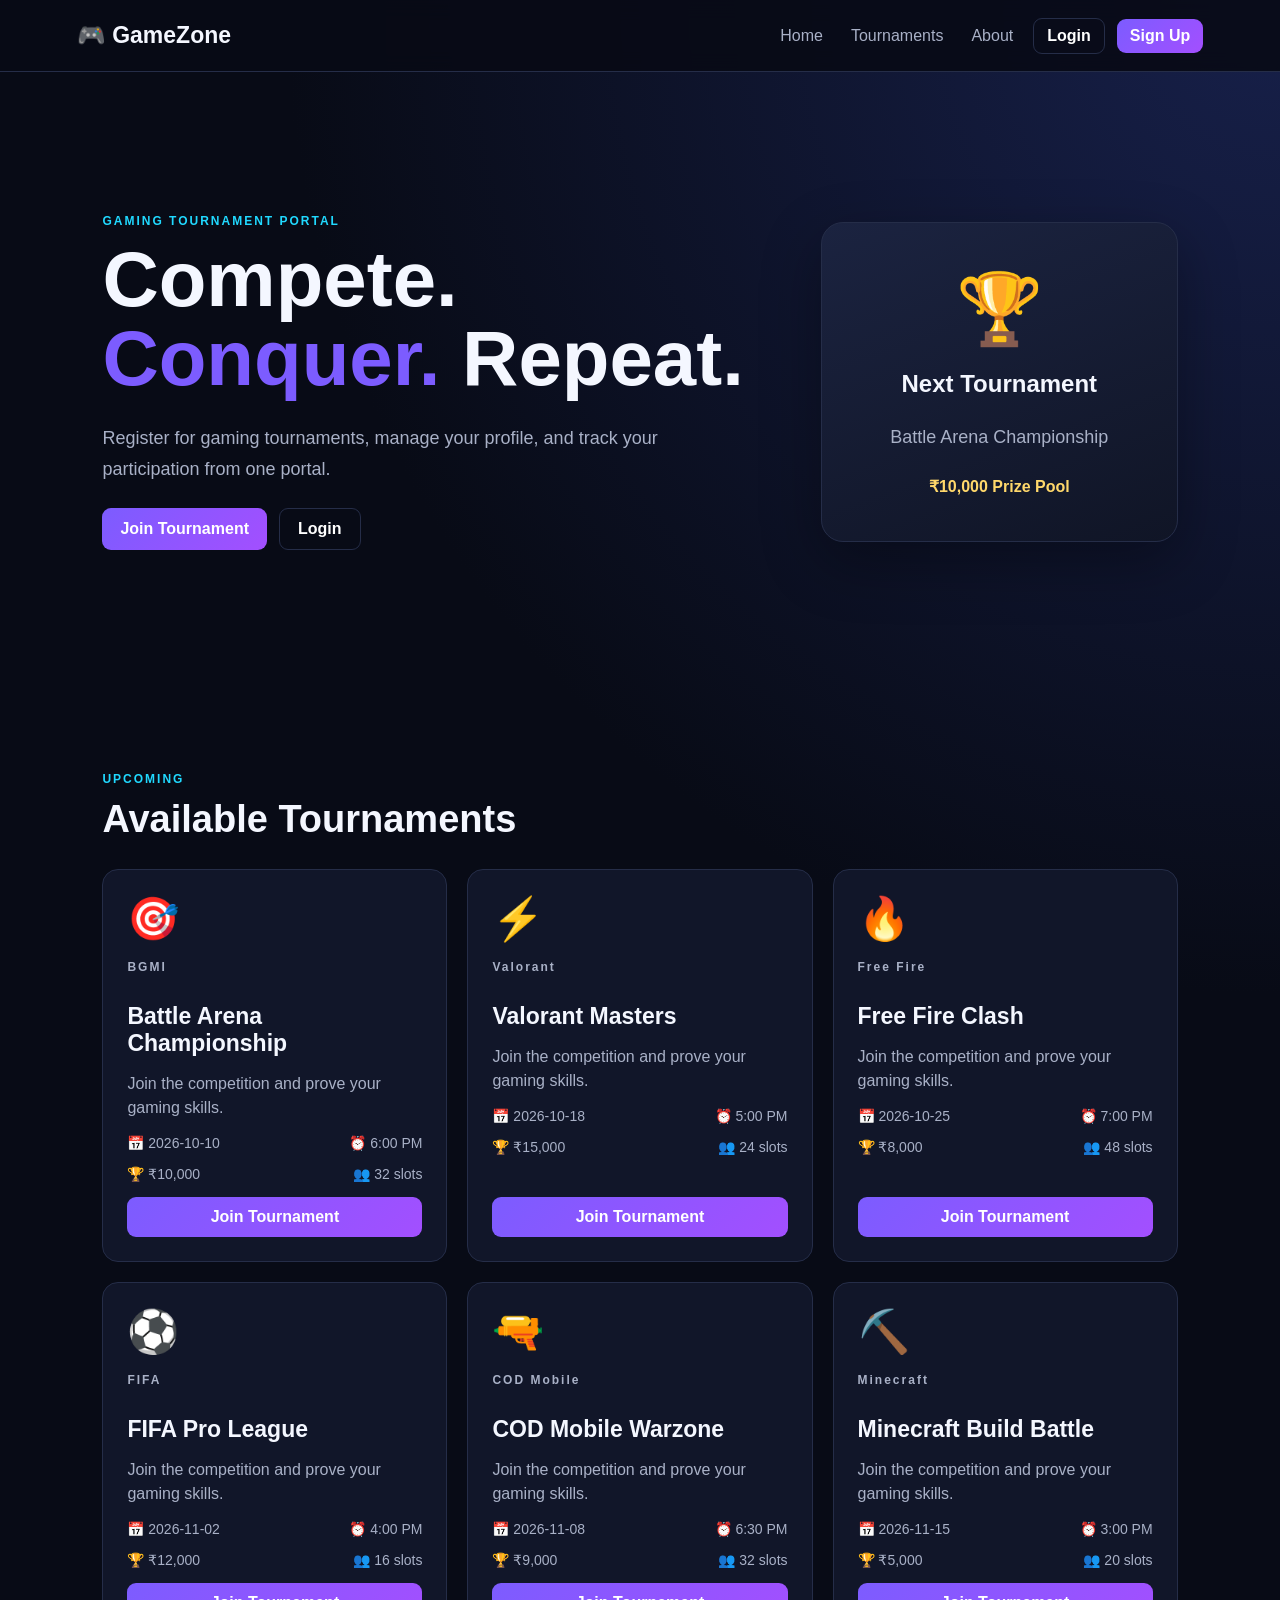
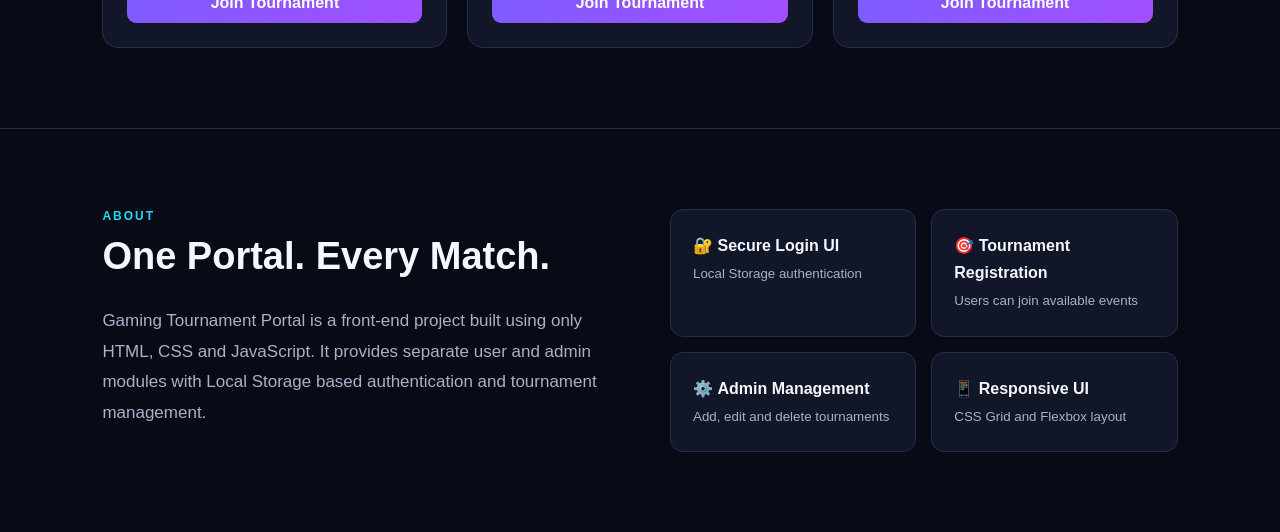
<file: index.html>
<!DOCTYPE html>
<html lang="en">
<head>
  <meta charset="UTF-8">
  <meta name="viewport" content="width=device-width, initial-scale=1.0">
  <title>Gaming Tournament Portal</title>
  <link rel="stylesheet" href="style.css">
</head>
<body>
  <header class="topbar">
    <div class="brand">🎮 GameZone</div>
    <nav>
      <a href="#home">Home</a>
      <a href="#tournaments">Tournaments</a>
      <a href="#about">About</a>
      <button id="loginNav" class="btn small">Login</button>
      <button id="signupNav" class="btn small primary">Sign Up</button>
      <button id="logoutNav" class="btn small danger hidden">Logout</button>
    </nav>
  </header>

  <main>
    <section id="home" class="hero">
      <div>
        <p class="tag">GAMING TOURNAMENT PORTAL</p>
        <h1>Compete. <span>Conquer.</span> Repeat.</h1>
        <p>Register for gaming tournaments, manage your profile, and track your participation from one portal.</p>
        <div class="hero-actions">
          <button class="btn primary" id="heroSignup">Join Tournament</button>
          <button class="btn" id="heroLogin">Login</button>
        </div>
      </div>
      <div class="hero-card">
        <div class="trophy">🏆</div>
        <h3>Next Tournament</h3>
        <p>Battle Arena Championship</p>
        <strong>₹10,000 Prize Pool</strong>
      </div>
    </section>

    <section id="tournaments" class="section">
      <div class="section-title">
        <div>
          <p class="tag">UPCOMING</p>
          <h2>Available Tournaments</h2>
        </div>
      </div>
      <div id="tournamentGrid" class="grid"></div>
    </section>

    <section id="about" class="section about">
      <div>
        <p class="tag">ABOUT</p>
        <h2>One Portal. Every Match.</h2>
        <p>Gaming Tournament Portal is a front-end project built using only HTML, CSS and JavaScript. It provides separate user and admin modules with Local Storage based authentication and tournament management.</p>
      </div>
      <div class="features">
        <div>🔐 <b>Secure Login UI</b><br><small>Local Storage authentication</small></div>
        <div>🎯 <b>Tournament Registration</b><br><small>Users can join available events</small></div>
        <div>⚙️ <b>Admin Management</b><br><small>Add, edit and delete tournaments</small></div>
        <div>📱 <b>Responsive UI</b><br><small>CSS Grid and Flexbox layout</small></div>
      </div>
    </section>
  </main>

  <div id="authModal" class="modal hidden">
    <div class="modal-box">
      <button class="close" id="closeModal">×</button>
      <div class="tabs">
        <button id="loginTab" class="active">Login</button>
        <button id="signupTab">Sign Up</button>
      </div>

      <form id="loginForm">
        <h2>Welcome Back</h2>
        <input id="loginEmail" type="email" placeholder="Email" required>
        <input id="loginPassword" type="password" placeholder="Password" required>
        <button class="btn primary full" type="submit">Login</button>
        <p class="hint">Admin demo: admin@gaming.com / admin123</p>
      </form>

      <form id="signupForm" class="hidden">
        <h2>Create Account</h2>
        <input id="signupName" type="text" placeholder="Full Name" required>
        <input id="signupEmail" type="email" placeholder="Email" required>
        <input id="signupPassword" type="password" placeholder="Password (min 6 chars)" minlength="6" required>
        <button class="btn primary full" type="submit">Create Account</button>
      </form>
      <p id="authMessage" class="message"></p>
    </div>
  </div>

  <script src="app.js"></script>
</body>
</html>
</file>
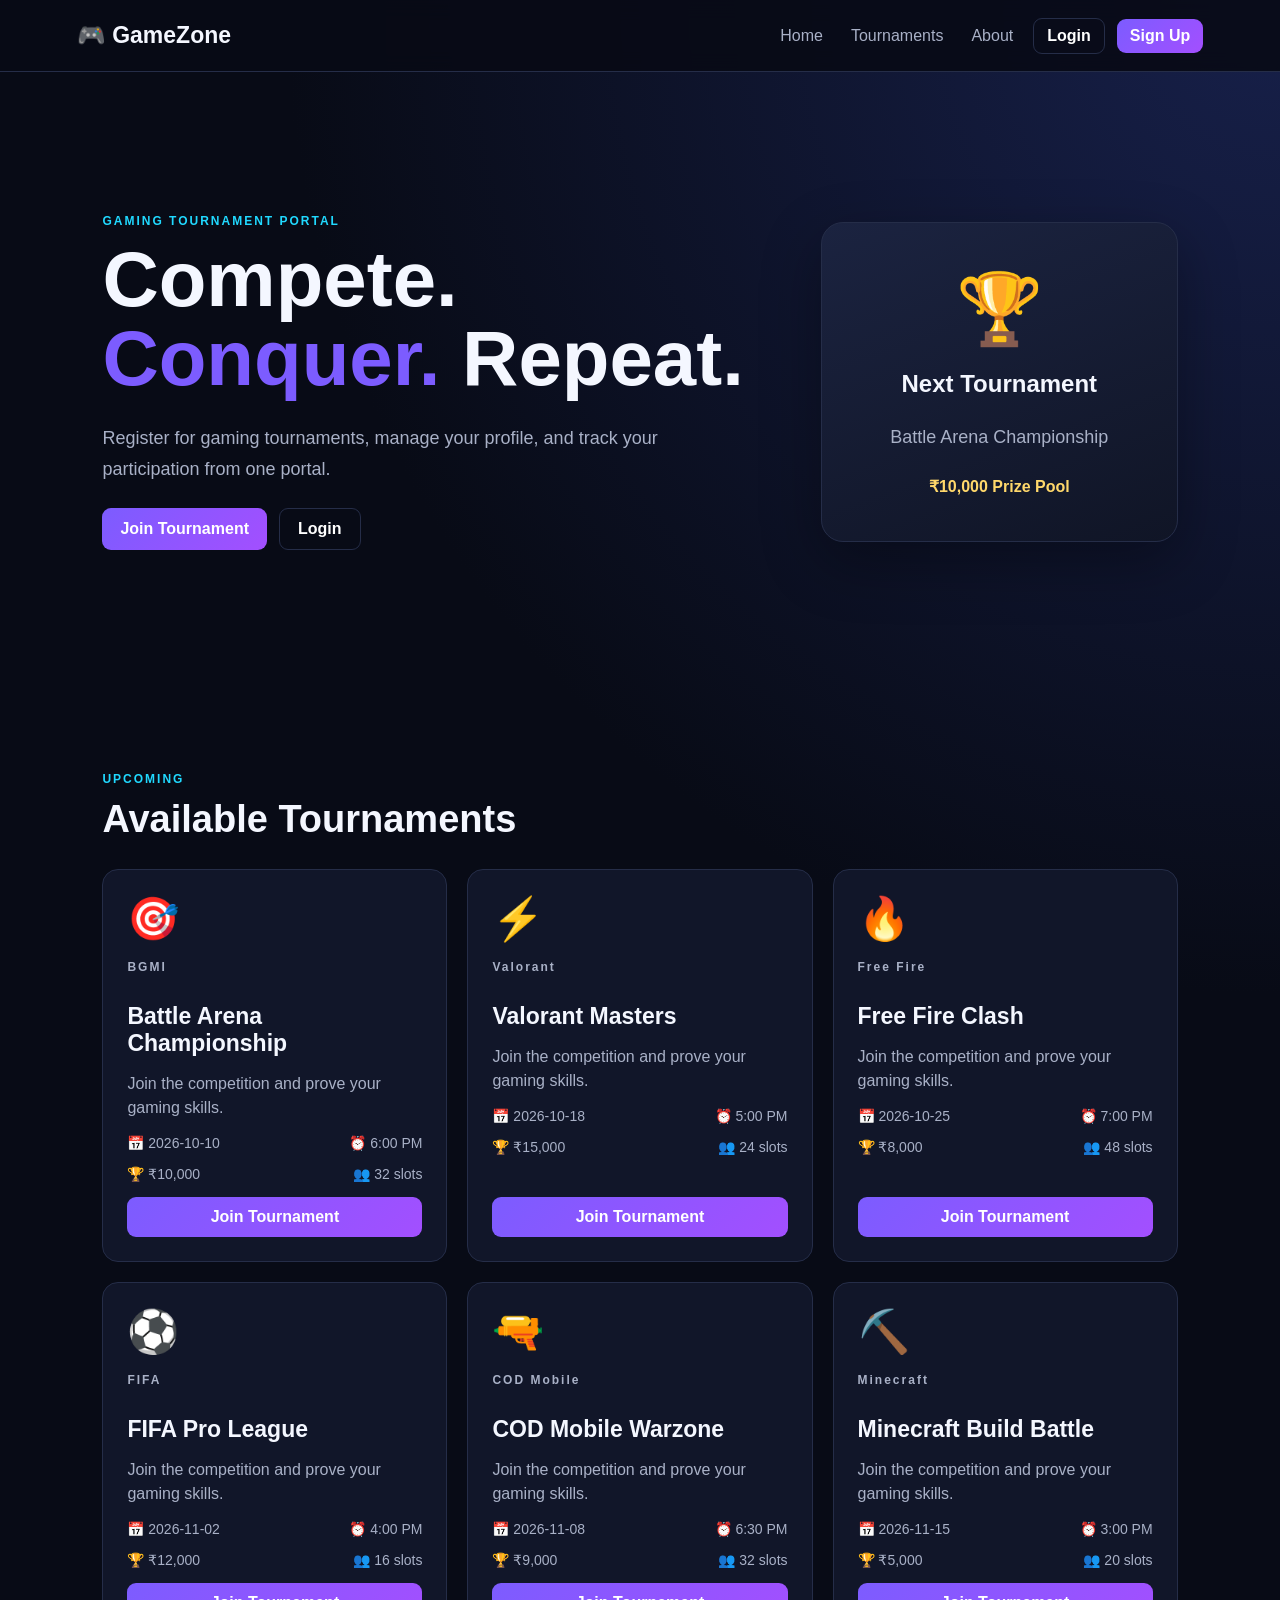
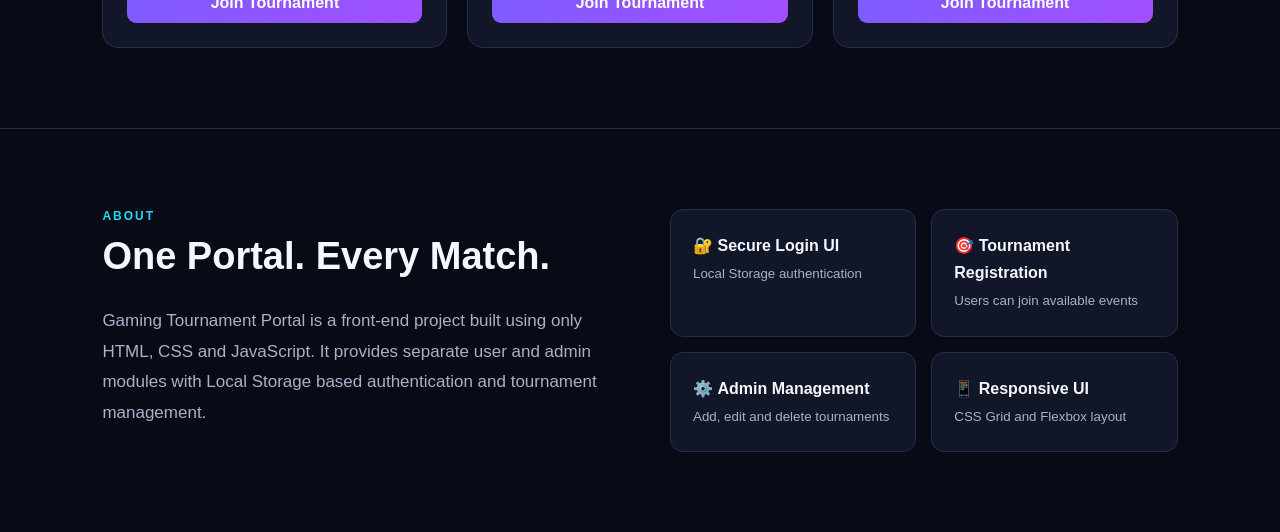
<file: admin.html>
<!DOCTYPE html>
<html lang="en">
<head><meta charset="UTF-8"><meta name="viewport" content="width=device-width,initial-scale=1"><title>Admin Dashboard</title><link rel="stylesheet" href="dashboard.css"></head>
<body>
<header><div class="brand">🎮 GameZone <span>Admin Module</span></div><nav><a href="index.html">Home</a><button id="logout" class="danger">Logout</button></nav></header>
<main>
<section class="welcome"><div><p class="tag">ADMIN MODULE</p><h1>Admin Dashboard ⚙️</h1><p>Manage tournaments and view registered players.</p></div></section>
<section class="stats"><div><b id="tCount">0</b><small>Total Tournaments</small></div><div><b id="rCount">0</b><small>Total Registrations</small></div><div><b id="uCount">0</b><small>Registered Users</small></div></section>
<section class="admin-layout">
<div>
<div class="section-head"><h2>Tournament Management</h2><button class="primary" onclick="openForm()">+ Add Tournament</button></div>
<div id="tournaments" class="admin-list"></div>
</div>
<div>
<h2>Recent Registrations</h2><div id="registrations" class="registrations"></div>
</div>
</section>
</main>
<div id="formModal" class="modal hidden"><div class="modal-box"><button class="close" onclick="closeForm()">×</button><h2 id="formTitle">Add Tournament</h2><form id="tForm">
<input id="tid" type="hidden"><input id="name" placeholder="Tournament name" required>
<input id="game" placeholder="Game name (e.g. BGMI)" required>
<input id="icon" placeholder="Emoji icon (e.g. 🎮)" required>
<input id="date" type="date" required><input id="time" placeholder="Time (e.g. 6:00 PM)" required>
<input id="prize" placeholder="Prize pool (e.g. ₹10,000)" required><input id="slots" type="number" min="1" placeholder="Slots" required>
<button class="primary" type="submit">Save Tournament</button>
</form></div></div>
<script src="admin.js"></script>
</body></html>
</file>
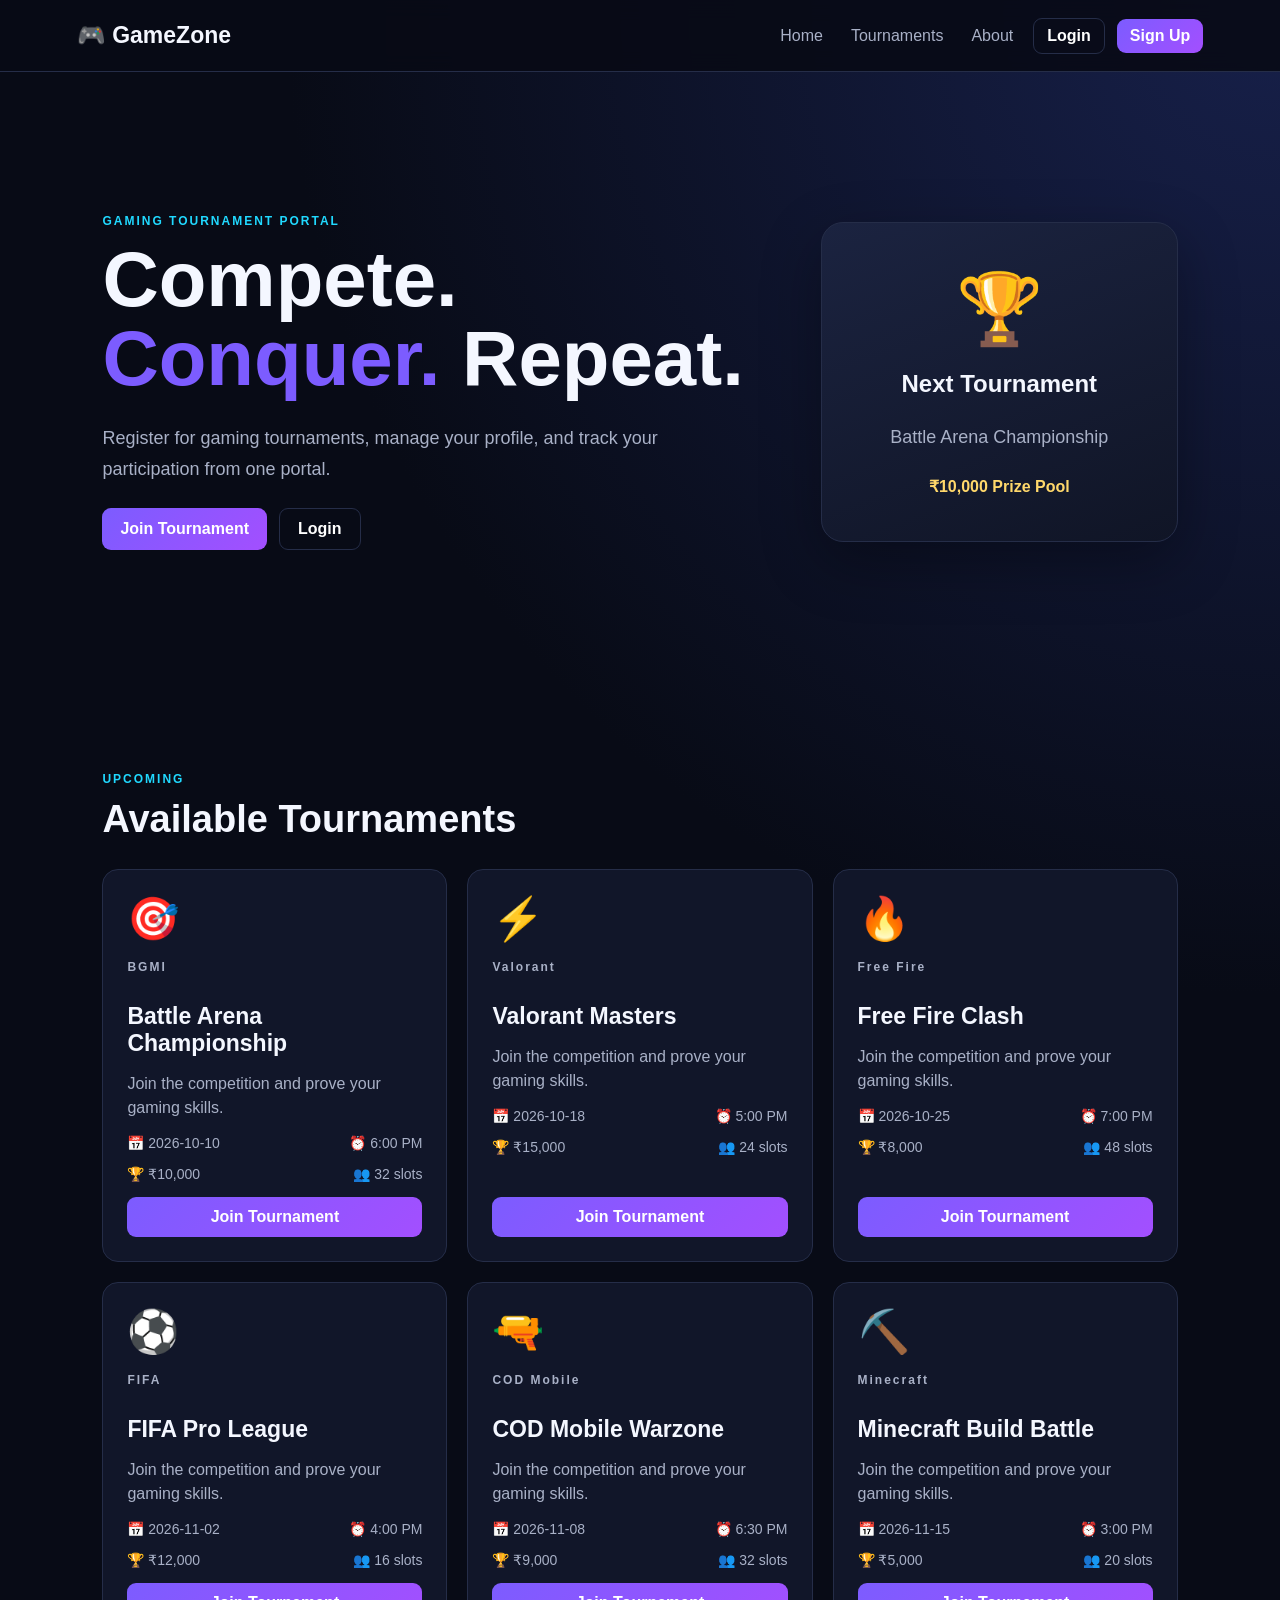
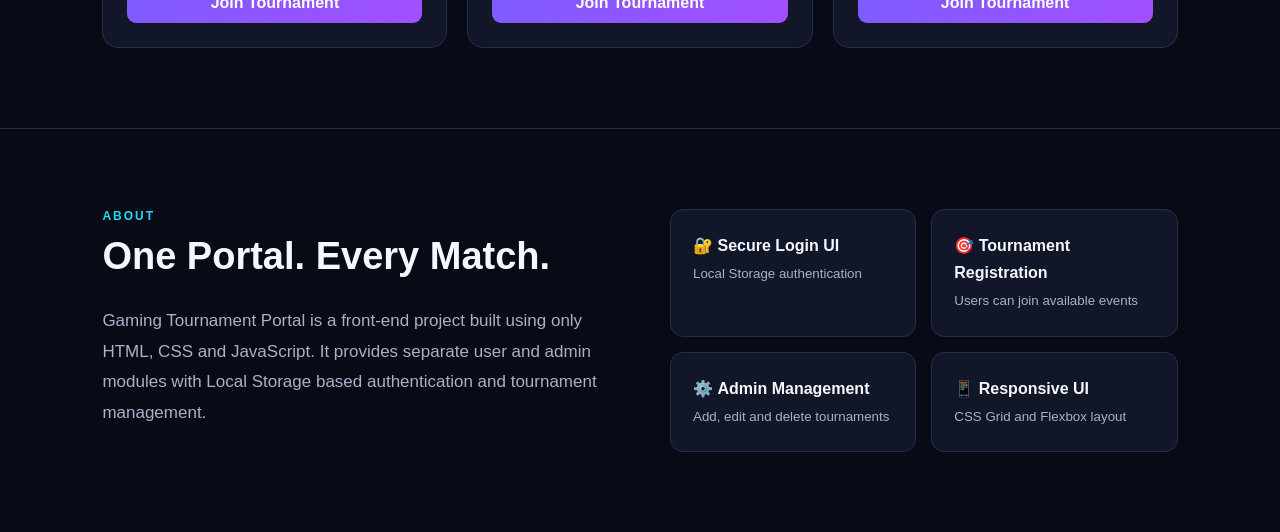
<file: user.html>
<!DOCTYPE html>
<html lang="en">
<head><meta charset="UTF-8"><meta name="viewport" content="width=device-width,initial-scale=1"><title>User Dashboard</title><link rel="stylesheet" href="dashboard.css"></head>
<body>
<header><div class="brand">🎮 GameZone <span>User Module</span></div><nav><a href="index.html">Home</a><button id="logout" class="danger">Logout</button></nav></header>
<main>
<section class="welcome"><div><p class="tag">USER MODULE</p><h1>Welcome, <span id="userName"></span> 👋</h1><p>Browse tournaments and manage your registrations.</p></div></section>
<section class="stats"><div><b id="total">0</b><small>Available Tournaments</small></div><div><b id="joined">0</b><small>My Registrations</small></div></section>
<section><h2>Available Tournaments</h2><div id="tournaments" class="grid"></div></section>
<section><h2>My Registrations</h2><div id="myRegistrations" class="registrations"></div></section>
</main>
<script src="user.js"></script>
</body></html>
</file>
<file: style.css>
*{box-sizing:border-box;margin:0;padding:0}
:root{--bg:#080b16;--card:#111629;--card2:#171d34;--text:#f4f7ff;--muted:#a9b1c7;--primary:#7c5cff;--cyan:#20d9ff;--danger:#ff4f6d;--border:#252d48}
html{scroll-behavior:smooth}
body{font-family:Arial,Helvetica,sans-serif;background:radial-gradient(circle at top right,#17204a 0,#080b16 40%);color:var(--text);min-height:100vh}
button,input{font:inherit}
button{cursor:pointer}
a{color:inherit;text-decoration:none}
.hidden{display:none!important}
.topbar{height:72px;padding:0 6%;display:flex;align-items:center;justify-content:space-between;border-bottom:1px solid var(--border);background:rgba(8,11,22,.9);position:sticky;top:0;z-index:20;backdrop-filter:blur(10px)}
.brand{font-size:23px;font-weight:800}
.topbar nav{display:flex;align-items:center;gap:12px}
.topbar nav a{color:var(--muted);padding:8px}
.topbar nav a:hover{color:white}
.btn{border:1px solid var(--border);background:transparent;color:white;padding:11px 18px;border-radius:9px;font-weight:700}
.btn:hover{transform:translateY(-1px);filter:brightness(1.1)}
.btn.primary{background:linear-gradient(135deg,var(--primary),#a34fff);border:0}
.btn.danger{background:var(--danger);border:0}
.btn.small{padding:8px 13px}
.btn.full{width:100%;margin-top:8px}
.hero{min-height:620px;padding:90px 8%;display:grid;grid-template-columns:1.5fr .8fr;gap:50px;align-items:center}
.tag{color:var(--cyan);font-weight:800;letter-spacing:2px;font-size:12px;margin-bottom:12px}
.hero h1{font-size:clamp(42px,7vw,78px);line-height:1.02;max-width:850px}
.hero h1 span{color:var(--primary)}
.hero p:not(.tag){color:var(--muted);font-size:18px;line-height:1.7;max-width:650px;margin:24px 0}
.hero-actions{display:flex;gap:12px}
.hero-card{background:linear-gradient(160deg,#1b2340,#101526);border:1px solid var(--border);border-radius:22px;padding:45px 30px;text-align:center;box-shadow:0 20px 60px #0005}
.trophy{font-size:70px;margin-bottom:20px}
.hero-card h3{font-size:24px;margin-bottom:8px}
.hero-card p{color:var(--muted);margin-bottom:12px}
.hero-card strong{color:#ffd86b}
.section{padding:80px 8%;max-width:1400px;margin:auto}
.section-title h2,.about h2{font-size:38px;margin-bottom:28px}
.grid{display:grid;grid-template-columns:repeat(3,1fr);gap:20px}
.t-card{background:var(--card);border:1px solid var(--border);border-radius:16px;padding:24px;display:flex;flex-direction:column;gap:15px}
.t-card .game{font-size:42px}
.t-card h3{font-size:23px}
.t-card p{color:var(--muted);line-height:1.5}
.info{display:flex;justify-content:space-between;gap:10px;color:var(--muted);font-size:14px}
.t-card .btn{margin-top:auto}
.about{display:grid;grid-template-columns:1fr 1fr;gap:60px;border-top:1px solid var(--border)}
.about>div>p:not(.tag){color:var(--muted);line-height:1.8;font-size:17px}
.features{display:grid;grid-template-columns:1fr 1fr;gap:15px}
.features div{background:var(--card);border:1px solid var(--border);padding:22px;border-radius:13px;line-height:1.7}
.features small{color:var(--muted)}
.modal{position:fixed;inset:0;background:#000b;display:grid;place-items:center;z-index:50;padding:20px}
.modal-box{width:min(440px,100%);background:var(--card);border:1px solid var(--border);border-radius:18px;padding:28px;position:relative}
.close{position:absolute;right:16px;top:12px;border:0;background:none;color:white;font-size:30px}
.tabs{display:grid;grid-template-columns:1fr 1fr;margin-bottom:25px;border-bottom:1px solid var(--border)}
.tabs button{background:none;border:0;color:var(--muted);padding:12px;border-bottom:2px solid transparent}
.tabs button.active{color:white;border-color:var(--primary)}
.modal h2{margin-bottom:20px}
.modal form{display:grid;gap:12px}
.modal input{background:#0a0f20;border:1px solid var(--border);border-radius:9px;padding:13px;color:white;outline:none}
.modal input:focus{border-color:var(--primary)}
.hint,.message{font-size:13px;color:var(--muted);margin-top:13px;text-align:center}
.message{color:#7ff7b2}
@media(max-width:850px){.hero,.about{grid-template-columns:1fr}.grid{grid-template-columns:1fr 1fr}.topbar nav a{display:none}}
@media(max-width:560px){.grid{grid-template-columns:1fr}.hero{padding-top:60px}.features{grid-template-columns:1fr}.topbar{padding:0 4%}.hero-actions{flex-direction:column}}
</file>
<file: dashboard.css>
*{box-sizing:border-box;margin:0;padding:0}
body{font-family:Arial,sans-serif;background:#080b16;color:#f4f7ff;min-height:100vh}
header{height:70px;padding:0 6%;display:flex;align-items:center;justify-content:space-between;border-bottom:1px solid #252d48;background:#0b0f1e}
.brand{font-size:22px;font-weight:800}.brand span{font-size:12px;color:#20d9ff;margin-left:8px}
nav{display:flex;gap:15px;align-items:center}nav a{color:#a9b1c7}
button{cursor:pointer;border:0;border-radius:8px;padding:10px 15px;font-weight:700;color:white;background:#252d48}
button.primary{background:linear-gradient(135deg,#7c5cff,#a34fff)}button.danger{background:#ff4f6d}
main{max-width:1350px;margin:auto;padding:45px 6%}
.welcome{padding:40px 0}.welcome h1{font-size:45px}.welcome h1 span{color:#7c5cff}.welcome p:not(.tag){color:#a9b1c7;margin-top:10px}.tag{font-size:12px;letter-spacing:2px;color:#20d9ff;font-weight:800;margin-bottom:10px}
.stats{display:grid;grid-template-columns:repeat(3,1fr);gap:16px;margin-bottom:45px}
.stats div{background:#111629;border:1px solid #252d48;padding:25px;border-radius:13px}.stats b{font-size:32px;display:block}.stats small{color:#a9b1c7}
h2{margin:25px 0;font-size:28px}.grid{display:grid;grid-template-columns:repeat(3,1fr);gap:18px}
.card{background:#111629;border:1px solid #252d48;border-radius:15px;padding:22px;display:flex;flex-direction:column;gap:12px}.card .icon{font-size:42px}.card p{color:#a9b1c7;line-height:1.5}.card button{margin-top:5px}
.admin-layout{display:grid;grid-template-columns:1.3fr .8fr;gap:35px}.section-head{display:flex;justify-content:space-between;align-items:center}
.admin-list{display:grid;gap:12px}.admin-item{background:#111629;border:1px solid #252d48;padding:18px;border-radius:12px;display:flex;justify-content:space-between;align-items:center;gap:15px}.admin-item>div:first-child{display:grid;grid-template-columns:auto 1fr;column-gap:12px;align-items:center}.admin-item small{grid-column:2;color:#a9b1c7;margin-top:4px}.bigicon{font-size:30px;grid-row:span 2}.actions{display:flex;gap:8px}.registrations{display:grid;gap:10px}.registration{background:#111629;border:1px solid #252d48;padding:16px;border-radius:10px;display:flex;justify-content:space-between;gap:10px}.registration span,.registration small{color:#a9b1c7}.muted{color:#a9b1c7}
.modal{position:fixed;inset:0;background:#000b;display:grid;place-items:center;padding:20px;z-index:30}.modal-box{background:#111629;border:1px solid #252d48;border-radius:16px;width:min(480px,100%);padding:28px;position:relative}.modal-box form{display:grid;gap:12px}.modal-box input{padding:13px;background:#080b16;color:white;border:1px solid #252d48;border-radius:8px}.close{position:absolute;right:12px;top:8px;background:none;font-size:28px}.hidden{display:none!important}
@media(max-width:850px){.grid,.admin-layout{grid-template-columns:1fr 1fr}.stats{grid-template-columns:1fr 1fr}.admin-layout{grid-template-columns:1fr}}
@media(max-width:560px){.grid,.stats{grid-template-columns:1fr}.welcome h1{font-size:34px}.admin-item{align-items:flex-start;flex-direction:column}.registration{flex-direction:column}}
</file>
